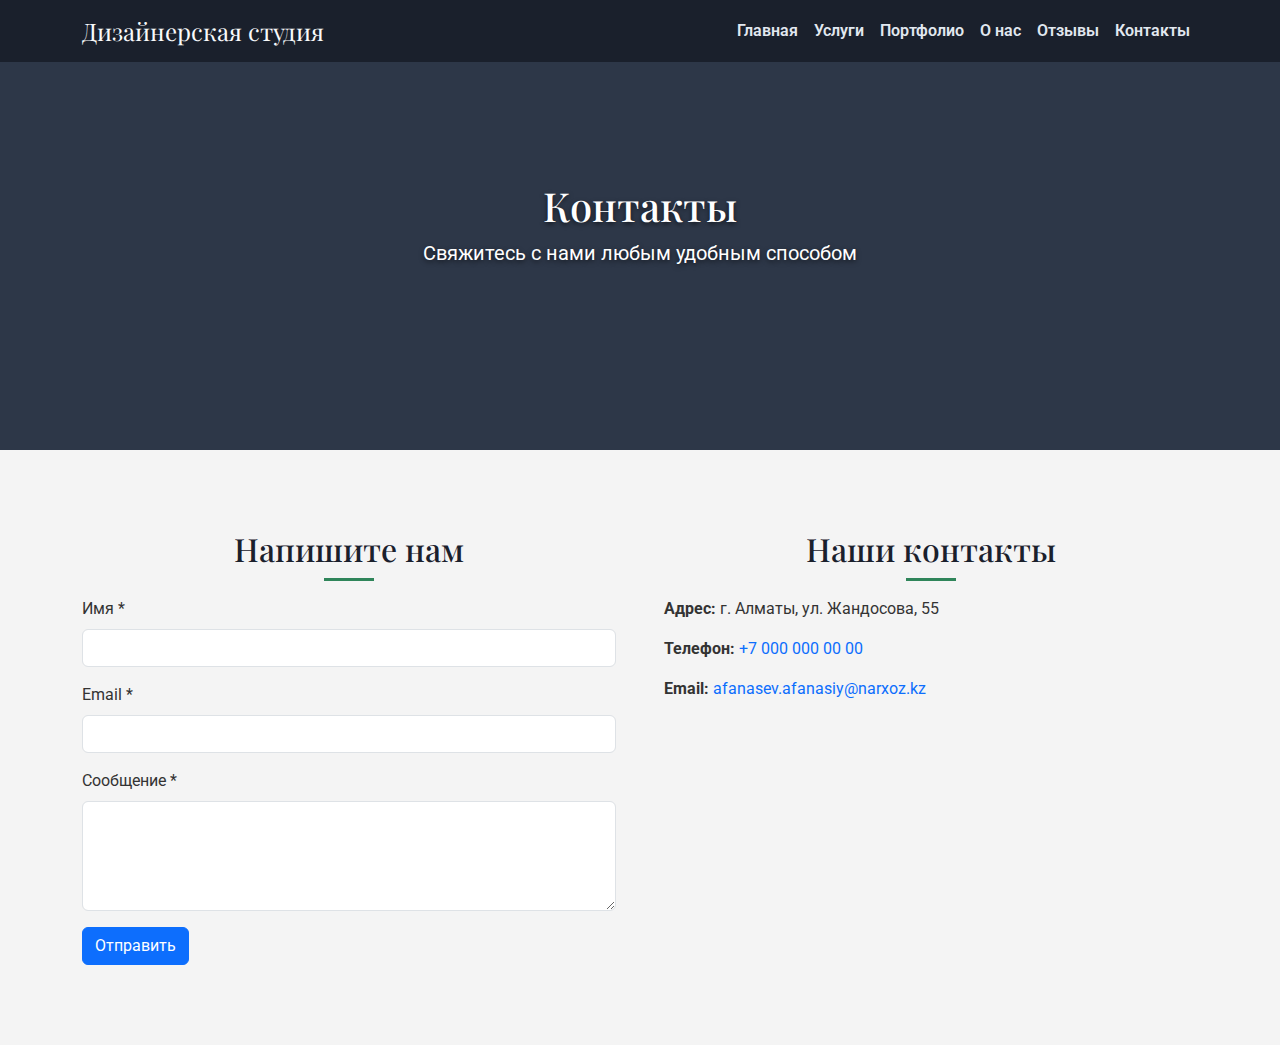
<file: contacts.html>
<!DOCTYPE html>
<html lang="ru">
<head>
    <meta charset="UTF-8">
    <meta name="viewport" content="width=device-width, initial-scale=1">
    <title>Контакты | Дизайнерская студия</title>
    <link href="https://cdn.jsdelivr.net/npm/bootstrap@5.3.0/dist/css/bootstrap.min.css" rel="stylesheet">
    <link rel="stylesheet" href="styles.css">
</head>
<body>
<nav class="navbar navbar-expand-lg fixed-top">
    <div class="container">
        <a class="navbar-brand" href="index.html">Дизайнерская студия</a>
        <button class="navbar-toggler" type="button" data-bs-toggle="collapse" data-bs-target="#navbarNav">
            <span class="navbar-toggler-icon"></span>
        </button>
        <div class="collapse navbar-collapse" id="navbarNav">
            <ul class="navbar-nav ms-auto">
                <li class="nav-item"><a class="nav-link" href="index.html">Главная</a></li>
                <li class="nav-item"><a class="nav-link" href="services.html">Услуги</a></li>
                <li class="nav-item"><a class="nav-link" href="portfolio.html">Портфолио</a></li>
                <li class="nav-item"><a class="nav-link" href="about.html">О нас</a></li>
                <li class="nav-item"><a class="nav-link" href="reviews.html">Отзывы</a></li>
                <li class="nav-item"><a class="nav-link active" href="contacts.html">Контакты</a></li>
            </ul>
        </div>
    </div>
</nav>

<section class="hero-sm">
    <div>
        <h1>Контакты</h1>
        <p>Свяжитесь с нами любым удобным способом</p>
    </div>
</section>

<section class="section">
    <div class="container">
        <div class="row g-5">
            <!-- Форма -->
            <div class="col-md-6">
                <h2 class="section-title">Напишите нам</h2>
                <form id="contactForm">
                    <div class="mb-3">
                        <label class="form-label">Имя *</label>
                        <input type="text" class="form-control" required>
                    </div>
                    <div class="mb-3">
                        <label class="form-label">Email *</label>
                        <input type="email" class="form-control" required>
                    </div>
                    <div class="mb-3">
                        <label class="form-label">Сообщение *</label>
                        <textarea class="form-control" rows="4" required></textarea>
                    </div>
                    <button type="submit" class="btn btn-primary">Отправить</button>
                </form>
                <script>
                    document.getElementById('contactForm').addEventListener('submit', e => {
                      e.preventDefault();
                      alert('Ваше сообщение отправлено!');
                      e.target.reset();
                    });
                </script>
            </div>
            <!-- Информация -->
            <div class="col-md-6">
                <h2 class="section-title">Наши контакты</h2>
                <p><strong>Адрес:</strong> г. Алматы, ул. Жандосова, 55</p>
                <p><strong>Телефон:</strong> <a href="tel:+70000000000">+7 000 000 00 00</a></p>
                <p><strong>Email:</strong> <a href="mailto:afanasev.afanasiy@narxoz.kz">afanasev.afanasiy@narxoz.kz</a></p>
            </div>
        </div>
        <!-- Карта -->

</section>

<script src="https://cdn.jsdelivr.net/npm/bootstrap@5.3.0/dist/js/bootstrap.bundle.min.js"></script>
<script>
    document.addEventListener('DOMContentLoaded', () => document.body.classList.add('loaded'));
</script>
</body>
</html>
</file>
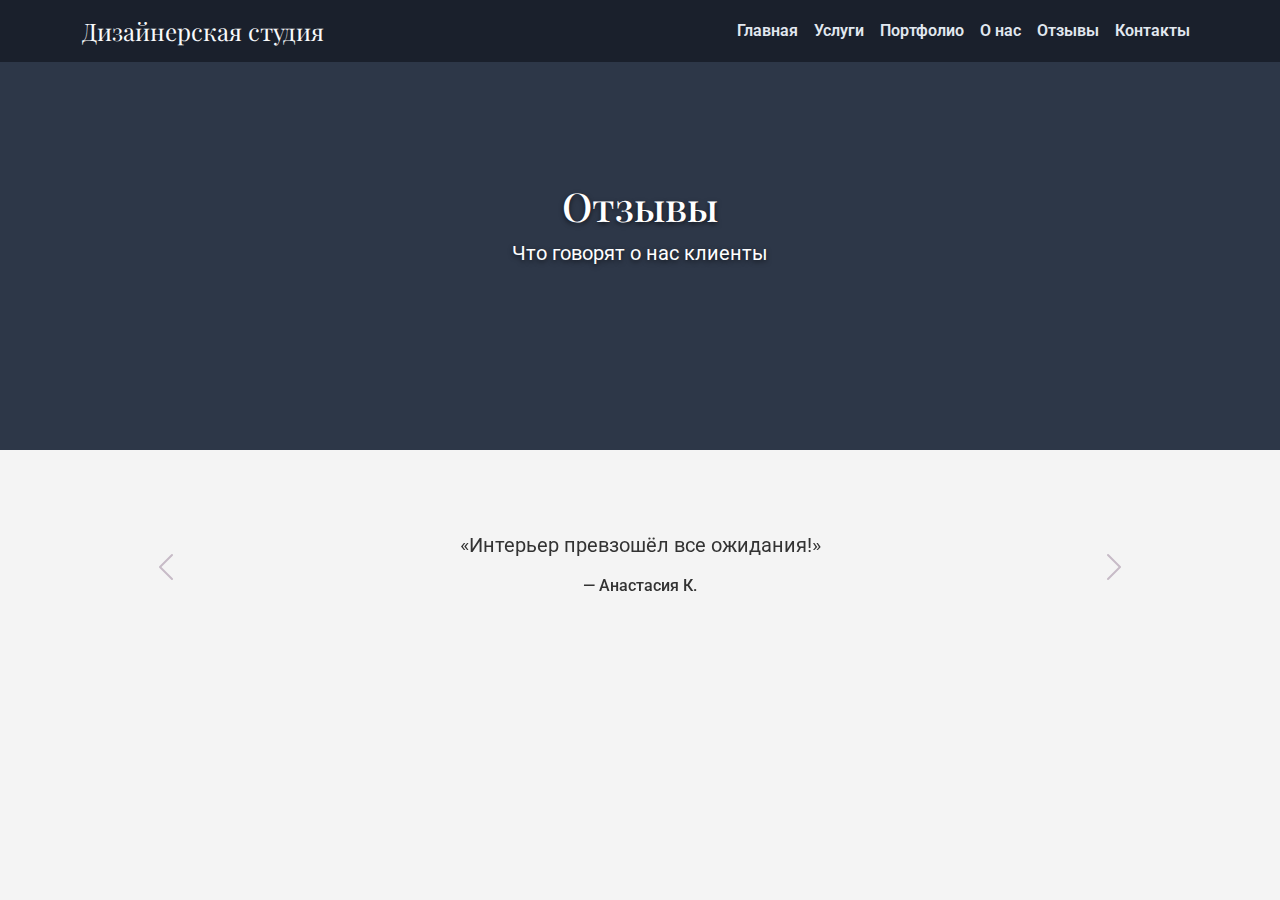
<file: reviews.html>
<!DOCTYPE html>
<html lang="ru">
<head>
  <meta charset="UTF-8">
  <meta name="viewport" content="width=device-width, initial-scale=1">
  <title>Отзывы | Дизайнерская студия</title>
  <link href="https://cdn.jsdelivr.net/npm/bootstrap@5.3.0/dist/css/bootstrap.min.css" rel="stylesheet">
  <link rel="stylesheet" href="styles.css">
</head>
<body>
<nav class="navbar navbar-expand-lg fixed-top">
  <div class="container">
    <a class="navbar-brand" href="index.html">Дизайнерская студия</a>
    <button class="navbar-toggler" type="button" data-bs-toggle="collapse" data-bs-target="#navbarNav">
      <span class="navbar-toggler-icon"></span>
    </button>
    <div class="collapse navbar-collapse" id="navbarNav">
      <ul class="navbar-nav ms-auto">
        <li class="nav-item"><a class="nav-link" href="index.html">Главная</a></li>
        <li class="nav-item"><a class="nav-link" href="services.html">Услуги</a></li>
        <li class="nav-item"><a class="nav-link" href="portfolio.html">Портфолио</a></li>
        <li class="nav-item"><a class="nav-link" href="about.html">О нас</a></li>
        <li class="nav-item"><a class="nav-link active" href="reviews.html">Отзывы</a></li>
        <li class="nav-item"><a class="nav-link" href="contacts.html">Контакты</a></li>
      </ul>
    </div>
  </div>
</nav>

<section class="hero-sm">
  <div>
    <h1>Отзывы</h1>
    <p>Что говорят о нас клиенты</p>
  </div>
</section>

<section class="section">
  <div class="container">
    <div id="reviewsCarousel" class="carousel slide" data-bs-ride="carousel">
      <div class="carousel-inner">
        <div class="carousel-item active text-center">
          <p class="fs-5">«Интерьер превзошёл все ожидания!»</p>
          <h6>— Анастасия К.</h6>
        </div>
        <div class="carousel-item text-center">
          <p class="fs-5">«Ландшафтный дизайн просто вау!»</p>
          <h6>— Дмитрий Л.</h6>
        </div>
        <div class="carousel-item text-center">
          <p class="fs-5">«Профессионализм на высоте!»</p>
          <h6>— Ольга П.</h6>
        </div>
      </div>
      <button class="carousel-control-prev" type="button" data-bs-target="#reviewsCarousel" data-bs-slide="prev">
        <span class="carousel-control-prev-icon"></span>
      </button>
      <button class="carousel-control-next" type="button" data-bs-target="#reviewsCarousel" data-bs-slide="next">
        <span class="carousel-control-next-icon"></span>
      </button>
    </div>
  </div>
</section>


<script src="https://cdn.jsdelivr.net/npm/bootstrap@5.3.0/dist/js/bootstrap.bundle.min.js"></script>
<script>
  document.addEventListener('DOMContentLoaded', () => document.body.classList.add('loaded'));
</script>
</body>
</html>
</file>
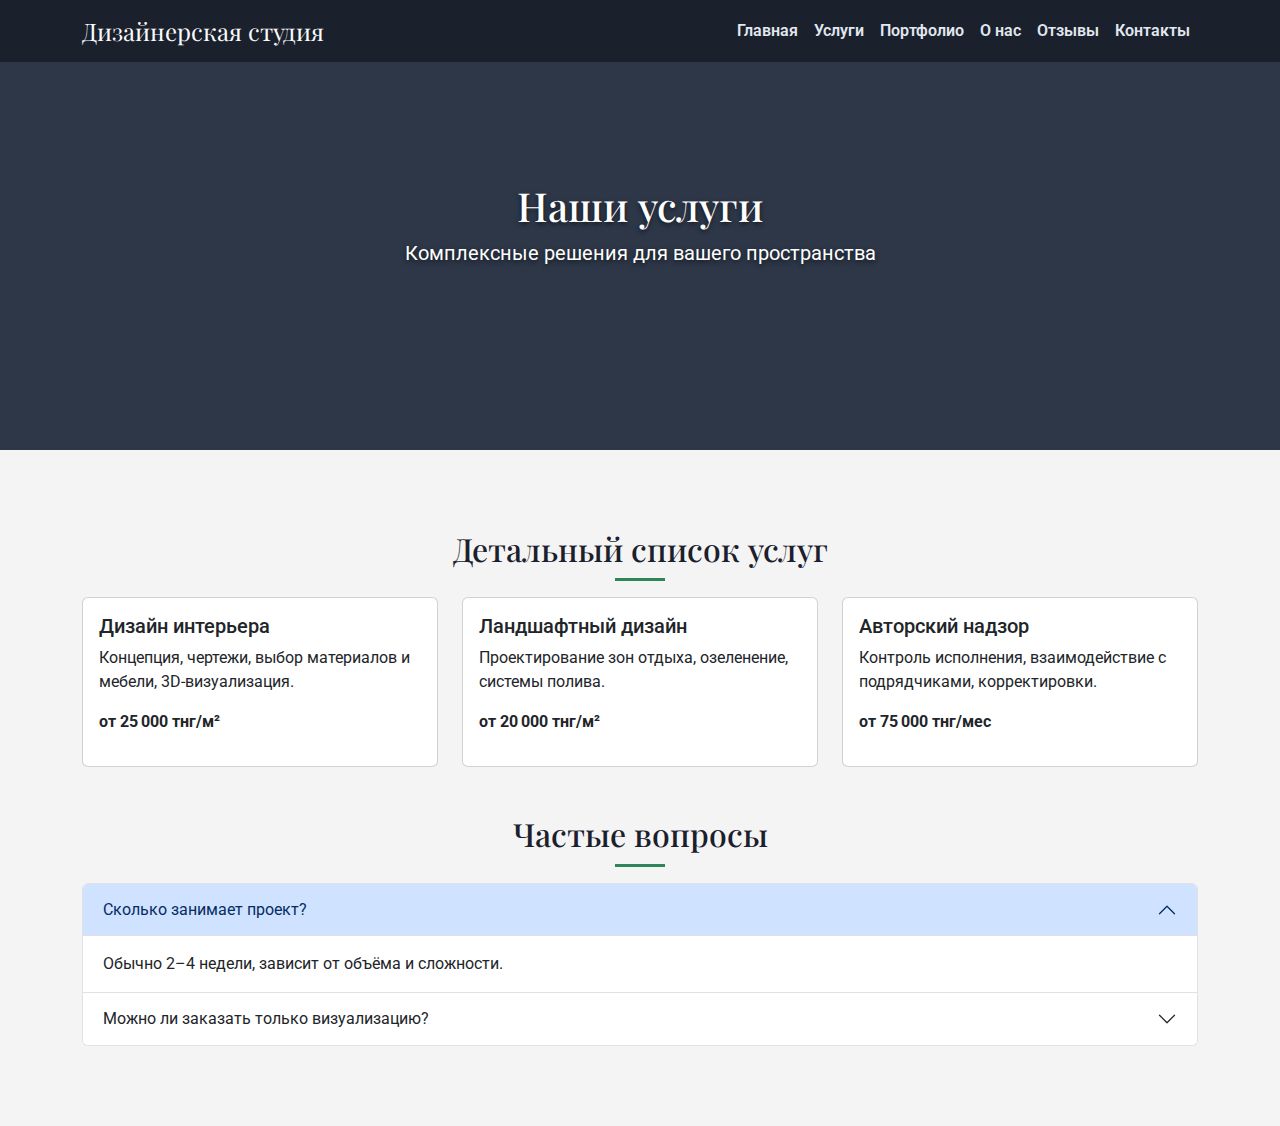
<file: services.html>
<!DOCTYPE html>
<html lang="ru">
<head>
    <meta charset="UTF-8">
    <meta name="viewport" content="width=device-width, initial-scale=1">
    <title>Услуги | Дизайнерская студия</title>
    <link href="https://cdn.jsdelivr.net/npm/bootstrap@5.3.0/dist/css/bootstrap.min.css" rel="stylesheet">
    <link rel="stylesheet" href="styles.css">
</head>
<body>
<nav class="navbar navbar-expand-lg fixed-top">
    <div class="container">
        <a class="navbar-brand" href="index.html">Дизайнерская студия</a>
        <button class="navbar-toggler" type="button" data-bs-toggle="collapse" data-bs-target="#navbarNav">
            <span class="navbar-toggler-icon"></span>
        </button>
        <div class="collapse navbar-collapse" id="navbarNav">
            <ul class="navbar-nav ms-auto">
                <li class="nav-item"><a class="nav-link" href="index.html">Главная</a></li>
                <li class="nav-item"><a class="nav-link active" href="services.html">Услуги</a></li>
                <li class="nav-item"><a class="nav-link" href="portfolio.html">Портфолио</a></li>
                <li class="nav-item"><a class="nav-link" href="about.html">О нас</a></li>
                <li class="nav-item"><a class="nav-link" href="reviews.html">Отзывы</a></li>
                <li class="nav-item"><a class="nav-link" href="contacts.html">Контакты</a></li>
            </ul>
        </div>
    </div>
</nav>

<section class="hero-sm">
    <div>
        <h1>Наши услуги</h1>
        <p>Комплексные решения для вашего пространства</p>
    </div>
</section>

<section class="section">
    <div class="container">
        <h2 class="section-title">Детальный список услуг</h2>
        <div class="row g-4">
            <!-- Услуга 1 -->
            <div class="col-md-4">
                <div class="card card-hover h-100">
                    <div class="card-body">
                        <h5 class="card-title">Дизайн интерьера</h5>
                        <p>Концепция, чертежи, выбор материалов и мебели, 3D-визуализация.</p>
                        <p><strong>от 25 000 тнг/м²</strong></p>
                    </div>
                </div>
            </div>
            <!-- Услуга 2 -->
            <div class="col-md-4">
                <div class="card card-hover h-100">
                    <div class="card-body">
                        <h5 class="card-title">Ландшафтный дизайн</h5>
                        <p>Проектирование зон отдыха, озеленение, системы полива.</p>
                        <p><strong>от 20 000 тнг/м²</strong></p>
                    </div>
                </div>
            </div>
            <!-- Услуга 3 -->
            <div class="col-md-4">
                <div class="card card-hover h-100">
                    <div class="card-body">
                        <h5 class="card-title">Авторский надзор</h5>
                        <p>Контроль исполнения, взаимодействие с подрядчиками, корректировки.</p>
                        <p><strong>от 75 000 тнг/мес</strong></p>
                    </div>
                </div>
            </div>
        </div>

        <!-- FAQ -->
        <h2 class="section-title mt-5">Частые вопросы</h2>
        <div class="accordion" id="faq">
            <div class="accordion-item">
                <h2 class="accordion-header" id="q1">
                    <button class="accordion-button" type="button" data-bs-toggle="collapse" data-bs-target="#c1">
                        Сколько занимает проект?
                    </button>
                </h2>
                <div id="c1" class="accordion-collapse collapse show" data-bs-parent="#faq">
                    <div class="accordion-body">Обычно 2–4 недели, зависит от объёма и сложности.</div>
                </div>
            </div>
            <div class="accordion-item">
                <h2 class="accordion-header" id="q2">
                    <button class="accordion-button collapsed" type="button" data-bs-toggle="collapse" data-bs-target="#c2">
                        Можно ли заказать только визуализацию?
                    </button>
                </h2>
                <div id="c2" class="accordion-collapse collapse" data-bs-parent="#faq">
                    <div class="accordion-body">Да, можно оформить услугу 3D-визуализации отдельно.</div>
                </div>
            </div>
        </div>

    </div>
</section>

<script src="https://cdn.jsdelivr.net/npm/bootstrap@5.3.0/dist/js/bootstrap.bundle.min.js"></script>
<script>
    document.addEventListener('DOMContentLoaded', () => document.body.classList.add('loaded'));
</script>
</body>
</html>
</file>
<file: styles.css>
@import url('https://fonts.googleapis.com/css2?family=Playfair+Display:wght@700&family=Roboto:wght@400;700&display=swap');

* { box-sizing: border-box; margin: 0; padding: 0; }
body {
  font-family: 'Roboto', sans-serif;
  background: #f4f4f4;
  color: #333;
  opacity: 0;
  transition: opacity .5s ease-in-out;
}
body.loaded { opacity: 1; }
a { text-decoration: none; }

/* Navbar */
.navbar { background: #1a202c; }
.navbar-brand {
  font-family: 'Playfair Display', serif;
  font-size: 1.5rem;
  color: #f9fafb;
}
.nav-link {
  color: #e2e8f0 !important;
  font-weight: 600;
}
.nav-link:hover {
  color: #2f855a !important;
}

/* Hero */
.hero {
  height: 80vh;
  background: url('https://homeinteriors.com.ua/wp-content/uploads/2020/02/dizayn-interyera-studii-View01-e1487859829364.jpg') center/cover no-repeat;
  display: flex;
  align-items: center;
  justify-content: center;
  text-align: center;
  padding: 0 20px;
  color: #fff;
  text-shadow: 0 2px 5px rgba(0,0,0,0.6);
}
.hero h1 {
  font-family: 'Playfair Display', serif;
  font-size: 3rem;
  margin-bottom: .5rem;
}
.hero p {
  font-size: 1.25rem;
  margin-bottom: 1rem;
}

/* Smaller hero for subpages */
.hero-sm {
  height: 50vh;
  background: #2d3748;
  display: flex;
  align-items: center;
  justify-content: center;
  text-align: center;
  padding: 0 20px;
  color: #fff;
  text-shadow: 0 2px 5px rgba(0,0,0,0.6);
}
.hero-sm h1 {
  font-family: 'Playfair Display', serif;
  font-size: 2.5rem;
  margin-bottom: .5rem;
}
.hero-sm p {
  font-size: 1.25rem;
  margin-bottom: 0;
}

/* Sections */
.section {
  padding: 80px 0;
}
.section-title {
  font-family: 'Playfair Display', serif;
  font-size: 2rem;
  margin-bottom: 1rem;
  text-align: center;
  color: #1a202c;
  position: relative;
}
.section-title::after {
  content: '';
  width: 50px;
  height: 3px;
  background: #2f855a;
  display: block;
  margin: 10px auto 0;
}
.carousel-control-next-icon,
.carousel-control-prev-icon {
  filter: invert(10%) sepia(40%) saturate(600%) hue-rotate(200deg) brightness(0.6);
}
</file>
